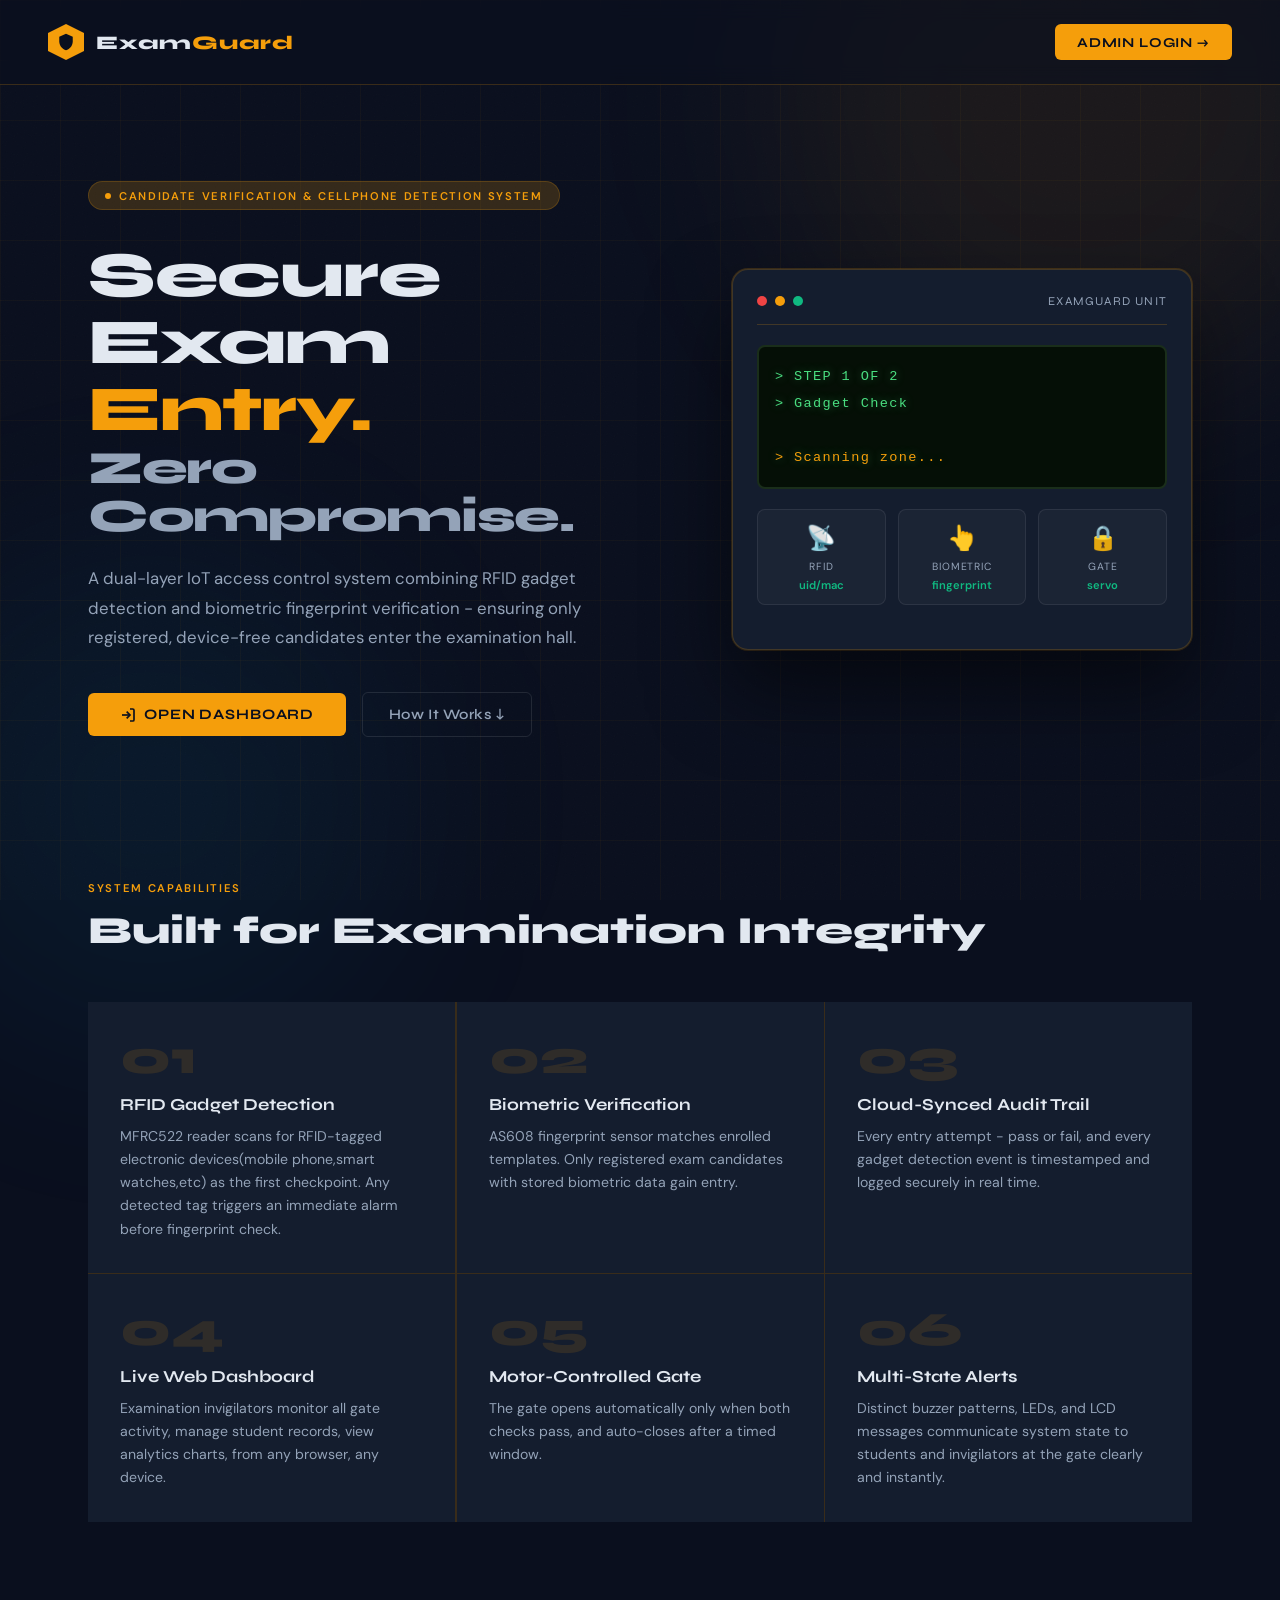
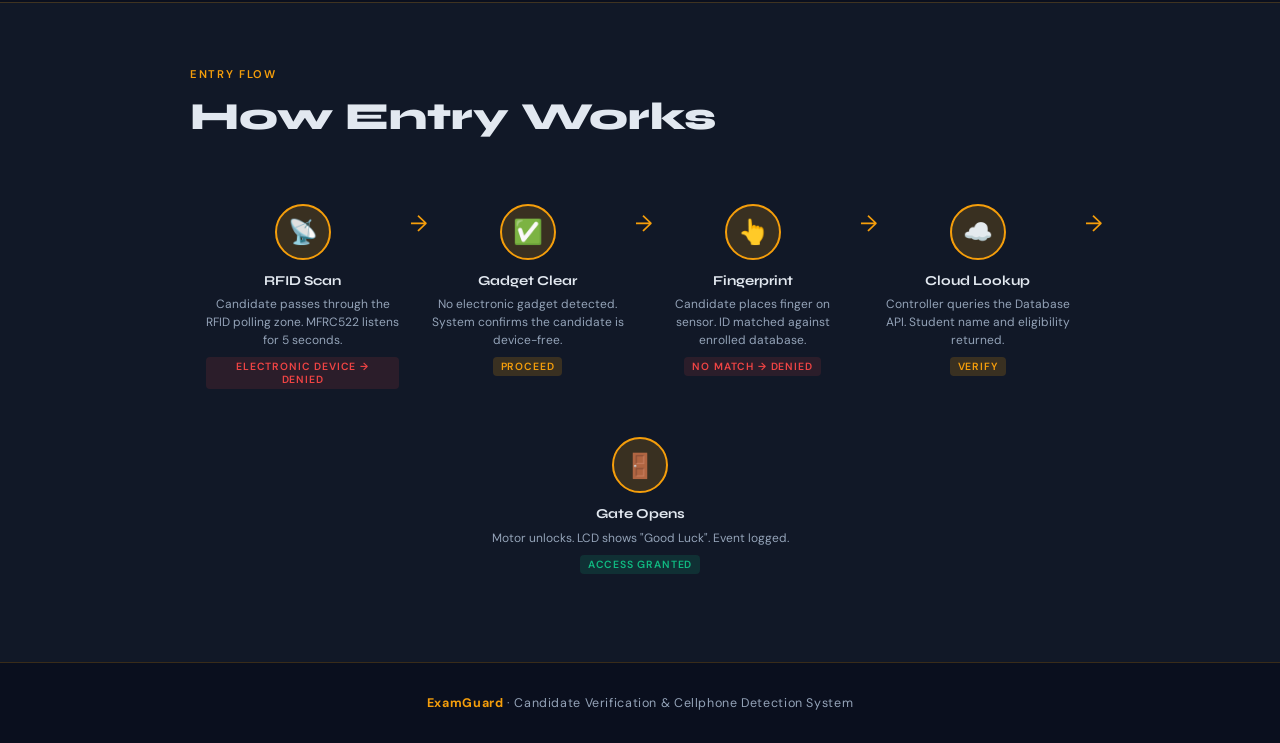
<file: index.html>
<!DOCTYPE html>
<html lang="en">
<head>
<meta charset="UTF-8"/>
<meta name="viewport" content="width=device-width, initial-scale=1.0"/>
<title>Exam Guard</title>
<link rel="preconnect" href="https://fonts.googleapis.com"/>
<link href="https://fonts.googleapis.com/css2?family=Syne:wght@400;600;700;800&family=DM+Sans:ital,wght@0,300;0,400;0,500;1,300&display=swap" rel="stylesheet"/>
<link rel="stylesheet" href="css/index_style.css">
</head>
<body>
<div class="grid-bg"></div>
<div class="glow-orb a"></div>
<div class="glow-orb b"></div>
<div class="page">

<!-- ── NAVBAR ─────────────────────────────────────────────────────────── -->
<nav>
  <div class="nav-brand">
    <div class="nav-logo">
      <svg viewBox="0 0 24 24"><path d="M12 1L3 5v6c0 5.55 3.84 10.74 9 12 5.16-1.26 9-6.45 9-12V5l-9-4z"/></svg>
    </div>
    <span class="nav-brand-text">Exam<span>Guard</span></span>

  </div>
  <div class="nav-right">
    <a href="login.html" class="btn-login">Admin Login →</a>
  </div>
</nav>

<!-- ── HERO ───────────────────────────────────────────────────────────── -->
<section class="hero">
  <div class="hero-left">
    <div class="hero-tag">Candidate Verification & Cellphone Detection System</div>
    <h1 class="fade-in">
      Secure Exam<br/>
      <span class="accent">Entry.</span>
      <span class="line2">Zero Compromise.</span>
    </h1>
    <p class="hero-desc fade-in">
      A dual-layer IoT access control system combining RFID gadget detection
      and biometric fingerprint verification - ensuring only registered,
      device-free candidates enter the examination hall.
    </p>
    <div class="hero-actions fade-in">
      <a href="login.html" class="btn-primary">
        <svg width="16" height="16" viewBox="0 0 24 24" fill="none" stroke="currentColor" stroke-width="2.5"><path d="M15 3h4a2 2 0 0 1 2 2v14a2 2 0 0 1-2 2h-4"/><polyline points="10 17 15 12 10 7"/><line x1="15" y1="12" x2="3" y2="12"/></svg>
        Open Dashboard
      </a>
      <a href="#how-it-works" class="btn-secondary">How It Works ↓</a>
    </div>
  </div>

  <!-- Device mockup -->
  <div class="hero-right">
    <div class="device-frame">
      <div class="device-topbar">
        <div class="dot r"></div><div class="dot y"></div><div class="dot g"></div>
        <span class="device-topbar-title">ExamGuard Unit</span>
      </div>

      <div class="lcd-screen" id="lcd">
        &gt; === ExamGuard ===<br/>
        &gt; Entry System Ready<br/>
        &gt; Scan area for<br/>
        &gt; gadgets...<span class="blink">█</span>
      </div>

      <div class="sensor-row">
        <div class="sensor-card">
          <div class="s-icon">📡</div>
          <div class="s-label">RFID</div>
          <div class="s-status">uid/mac</div>
        </div>
        <div class="sensor-card">
          <div class="s-icon">👆</div>
          <div class="s-label">Biometric</div>
          <div class="s-status">fingerprint</div>
        </div>
        <div class="sensor-card">
          <div class="s-icon">🔒</div>
          <div class="s-label">Gate</div>
          <div class="s-status">servo</div>
        </div>
      </div>
    </div>
  </div>
</section>

<!-- ── FEATURES ─────────────────────────────────────────────────────────── -->
<div class="section" id="features">
  <span class="section-tag">System Capabilities</span>
  <h2 class="section-title">Built for Examination Integrity</h2>
  <div class="features-grid">
    <div class="feature-card">
      <div class="feat-num">01</div>
      <div class="feat-title">RFID Gadget Detection</div>
      <p class="feat-desc">MFRC522 reader scans for RFID-tagged electronic devices(mobile phone,smart watches,etc) as the first checkpoint. Any detected tag triggers an immediate alarm before fingerprint check.</p>
    </div>
    <div class="feature-card">
      <div class="feat-num">02</div>
      <div class="feat-title">Biometric Verification</div>
      <p class="feat-desc">AS608 fingerprint sensor matches enrolled templates. Only registered exam candidates with stored biometric data gain entry.</p>
    </div>
    <div class="feature-card">
      <div class="feat-num">03</div>
      <div class="feat-title">Cloud-Synced Audit Trail</div>
      <p class="feat-desc">Every entry attempt - pass or fail, and every gadget detection event is timestamped and logged securely in real time.</p>
    </div>
    <div class="feature-card">
      <div class="feat-num">04</div>
      <div class="feat-title">Live Web Dashboard</div>
      <p class="feat-desc">Examination invigilators monitor all gate activity, manage student records, view analytics charts, from any browser, any device.</p>
    </div>
    <div class="feature-card">
      <div class="feat-num">05</div>
      <div class="feat-title">Motor-Controlled Gate</div>
      <p class="feat-desc">The gate opens automatically only when both checks pass, and auto-closes after a timed window.</p>
    </div>
    <div class="feature-card">
      <div class="feat-num">06</div>
      <div class="feat-title">Multi-State Alerts</div>
      <p class="feat-desc">Distinct buzzer patterns, LEDs, and LCD messages communicate system state to students and invigilators at the gate clearly and instantly.</p>
    </div>
  </div>
</div>

<!-- ── HOW IT WORKS ──────────────────────────────────────────────────────── -->
<div class="flow-section" id="how-it-works">
  <div class="flow-inner">
    <span class="section-tag">Entry Flow</span>
    <h2 class="section-title" style="margin-bottom:2.5rem;">How Entry Works</h2>
    <div class="flow-steps">
      <div class="flow-step">
        <div class="step-circle">📡</div>
        <div class="step-title">RFID Scan</div>
        <div class="step-desc">Candidate passes through the RFID polling zone. MFRC522 listens for 5 seconds.</div>
        <span class="step-outcome fail">Electronic Device → DENIED</span>
      </div>
      <div class="flow-step">
        <div class="step-circle">✅</div>
        <div class="step-title">Gadget Clear</div>
        <div class="step-desc">No electronic gadget detected. System confirms the candidate is device-free.</div>
        <span class="step-outcome neutral">Proceed</span>
      </div>
      <div class="flow-step">
        <div class="step-circle">👆</div>
        <div class="step-title">Fingerprint</div>
        <div class="step-desc">Candidate places finger on sensor. ID matched against enrolled database.</div>
        <span class="step-outcome fail">No Match → DENIED</span>
      </div>
      <div class="flow-step">
        <div class="step-circle">☁️</div>
        <div class="step-title">Cloud Lookup</div>
        <div class="step-desc">Controller queries the Database API. Student name and eligibility returned.</div>
        <span class="step-outcome neutral">Verify</span>
      </div>
      <div class="flow-step">
        <div class="step-circle">🚪</div>
        <div class="step-title">Gate Opens</div>
        <div class="step-desc">Motor unlocks. LCD shows "Good Luck". Event logged.</div>
        <span class="step-outcome pass">ACCESS GRANTED</span>
      </div>
    </div>
  </div>
</div>

<!-- ── FOOTER ────────────────────────────────────────────────────────────── -->
<footer>
  <strong>ExamGuard</strong> · Candidate Verification &amp; Cellphone Detection System 
</footer>

</div><!-- .page -->

<script>
// LCD animation cycling through states
const lcdStates = [
  ["> === ExamGuard ===","> Entry System","> Scan area for","> gadgets...<span class='blink'>█</span>"],
  ["> STEP 1 OF 2","> Gadget Check","","<span style='color:#f59e0b'>> Scanning zone...</span>"],
  ["> Gadget Check:",">   CLEAR  OK","","<span style='color:#10b981'>> Proceed...</span>"],
  ["> STEP 2 OF 2","> Biometric Check","> Place finger on","> sensor now...<span class='blink'>█</span>"],
  ["> Fingerprint OK","><span style='color:#10b981'>  VERIFIED</span>","","> Opening gate..."],
  ["<span style='color:#10b981'>> ACCESS GRANTED</span>","> Welcome, Tinashe","","<span style='color:#10b981'>> Good Luck! :)</span>"],
];
let lcdIdx = 0;
const lcdEl = document.getElementById('lcd');
setInterval(() => {
  lcdIdx = (lcdIdx + 1) % lcdStates.length;
  lcdEl.innerHTML = lcdStates[lcdIdx].join('<br/>');
}, 2500);
</script>
</body>
</html>
</file>
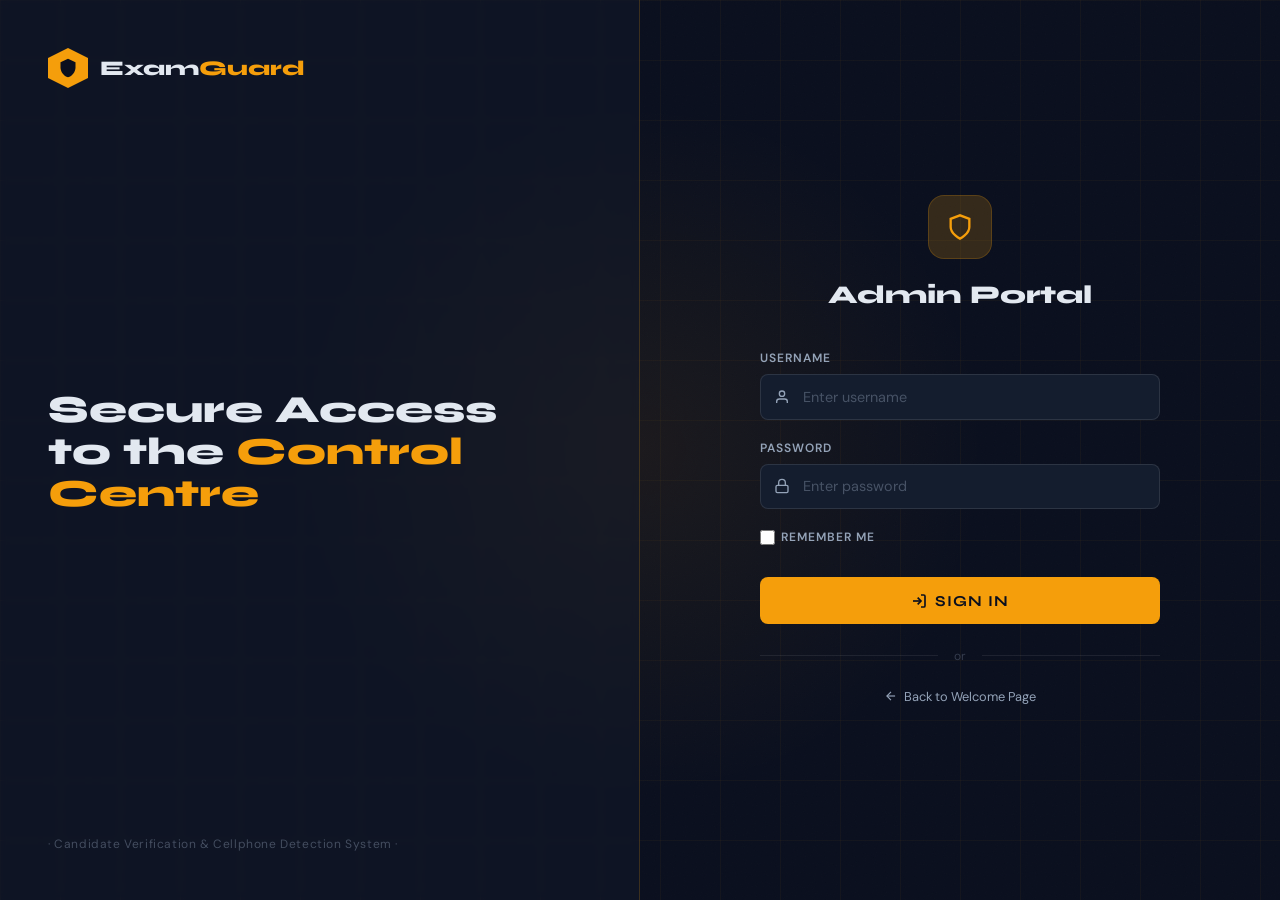
<file: login.html>
<!DOCTYPE html>
<html lang="en">
<head>
<meta charset="UTF-8"/>
<meta name="viewport" content="width=device-width, initial-scale=1.0"/>
<title>ExamGuard - Admin Login</title>
<link rel="preconnect" href="https://fonts.googleapis.com"/>
<link href="https://fonts.googleapis.com/css2?family=Syne:wght@400;600;700;800&family=DM+Sans:ital,wght@0,300;0,400;0,500;1,300&display=swap" rel="stylesheet"/>
<link rel="stylesheet" href="css/login_style.css">
</head>
<body>
<div class="grid-bg"></div>
<div class="glow-center"></div>

<div class="page">

  <!-- LEFT PANEL -->
  <div class="left-panel">
    <a href="index.html" class="brand">
      <div class="brand-logo">
        <svg viewBox="0 0 24 24"><path d="M12 1L3 5v6c0 5.55 3.84 10.74 9 12 5.16-1.26 9-6.45 9-12V5l-9-4z"/></svg>
      </div>
      <span class="brand-name">Exam<span>Guard</span></span>
    </a>

    <div class="left-content">
      <h2>Secure Access<br/>to the <span class="accent">Control Centre</span></h2>
    </div>

    <div class="left-footer">· Candidate Verification & Cellphone Detection System ·</div>
  </div>

  <!-- RIGHT PANEL -->
  <div class="right-panel">
    <div class="login-card">
      <div class="login-header">
        <div class="shield-icon">
          <svg width="28" height="28" viewBox="0 0 24 24" fill="none" stroke="#f59e0b" stroke-width="2">
            <path d="M12 22s8-4 8-10V5l-8-3-8 3v7c0 6 8 10 8 10z"/>
          </svg>
        </div>
        <h1>Admin Portal</h1>
        <p></p>
      </div>

      <!-- Status messages -->
      <div class="msg error" id="msgError">
        <svg width="16" height="16" viewBox="0 0 24 24" fill="none" stroke="currentColor" stroke-width="2"><circle cx="12" cy="12" r="10"/><line x1="12" y1="8" x2="12" y2="12"/><line x1="12" y1="16" x2="12.01" y2="16"/></svg>
        <span id="msgErrorText">Invalid credentials.</span>
      </div>
      <div class="msg loading" id="msgLoading">
        <div class="spinner"></div>
        <span>Verifying credentials…</span>
      </div>
      <div class="msg success" id="msgSuccess">
        <svg width="16" height="16" viewBox="0 0 24 24" fill="none" stroke="currentColor" stroke-width="2"><polyline points="20 6 9 17 4 12"/></svg>
        <span>Login successful! Redirecting…</span>
      </div>

      <!-- FORM - uses div not form tag per UI requirements -->
      <div>
        <div class="form-group">
          <label for="username">Username</label>
          <div class="input-wrap">
            <svg viewBox="0 0 24 24" fill="none" stroke="currentColor" stroke-width="2"><path d="M20 21v-2a4 4 0 0 0-4-4H8a4 4 0 0 0-4 4v2"/><circle cx="12" cy="7" r="4"/></svg>
            <input type="text" id="username" placeholder="Enter username" autocomplete="username"/>
          </div>
        </div>

        <div class="form-group">
          <label for="password">Password</label>
          <div class="input-wrap">
            <svg viewBox="0 0 24 24" fill="none" stroke="currentColor" stroke-width="2"><rect x="3" y="11" width="18" height="11" rx="2" ry="2"/><path d="M7 11V7a5 5 0 0 1 10 0v4"/></svg>
            <input type="password" id="password" placeholder="Enter password" autocomplete="current-password"/>
          </div>
        </div>

        <div class="form-options">
          <label class="remember">
            <input type="checkbox" id="rememberMe"/> Remember me
          </label>
        </div>

        <button class="btn-submit" id="btnLogin" onclick="handleLogin()">
          <svg width="16" height="16" viewBox="0 0 24 24" fill="none" stroke="currentColor" stroke-width="2.5"><path d="M15 3h4a2 2 0 0 1 2 2v14a2 2 0 0 1-2 2h-4"/><polyline points="10 17 15 12 10 7"/><line x1="15" y1="12" x2="3" y2="12"/></svg>
          Sign In
        </button>
      </div>

      <div class="divider">or</div>

      <a href="index.html" class="back-link">
        <svg width="14" height="14" viewBox="0 0 24 24" fill="none" stroke="currentColor" stroke-width="2"><line x1="19" y1="12" x2="5" y2="12"/><polyline points="12 19 5 12 12 5"/></svg>
        Back to Welcome Page
      </a>
    </div>
  </div>

</div><!-- .page -->

<script src="js/login_js.js"></script>
</body>
</html>
</file>
<file: css/index_style.css>
/* ═══════════════════════════════════════════════════════════════════════
   EXAMGUARD - WELCOME PAGE
   Aesthetic: Industrial-precision · Deep navy + electric amber · Geometric
═══════════════════════════════════════════════════════════════════════ */
:root {
  --navy: #0a0f1e;
  --navy-mid: #111827;
  --navy-card: #141d2e;
  --amber: #f59e0b;
  --amber-dim: #d97706;
  --amber-glow: rgba(245, 158, 11, 0.18);
  --teal: #0ea5e9;
  --green: #10b981;
  --red: #ef4444;
  --text: #e2e8f0;
  --text-dim: #94a3b8;
  --border: rgba(245, 158, 11, 0.2);
  --font-head: "Syne", sans-serif;
  --font-body: "DM Sans", sans-serif;
}
* {
  margin: 0;
  padding: 0;
  box-sizing: border-box;
}
html,
body {
  height: 100%;
  background: var(--navy);
  color: var(--text);
  font-family: var(--font-body);
}

/* ── NOISE OVERLAY ───────────────────────────────────────────────────── */
body::before {
  content: "";
  position: fixed;
  inset: 0;
  background-image: url("data:image/svg+xml,%3Csvg xmlns='http://www.w3.org/2000/svg' width='300' height='300'%3E%3Cfilter id='n'%3E%3CfeTurbulence type='fractalNoise' baseFrequency='0.9' numOctaves='4' stitchTiles='stitch'/%3E%3C/filter%3E%3Crect width='300' height='300' filter='url(%23n)' opacity='0.04'/%3E%3C/svg%3E");
  pointer-events: none;
  z-index: 0;
  opacity: 0.5;
}

/* ── GRID LINES ──────────────────────────────────────────────────────── */
.grid-bg {
  position: fixed;
  inset: 0;
  background-image:
    linear-gradient(rgba(245, 158, 11, 0.04) 1px, transparent 1px),
    linear-gradient(90deg, rgba(245, 158, 11, 0.04) 1px, transparent 1px);
  background-size: 60px 60px;
  pointer-events: none;
  z-index: 0;
}

/* ── AMBIENT GLOW ────────────────────────────────────────────────────── */
.glow-orb {
  position: fixed;
  border-radius: 50%;
  pointer-events: none;
  filter: blur(100px);
}
.glow-orb.a {
  width: 600px;
  height: 600px;
  background: rgba(245, 158, 11, 0.07);
  top: -200px;
  right: -100px;
}
.glow-orb.b {
  width: 500px;
  height: 500px;
  background: rgba(14, 165, 233, 0.06);
  bottom: -150px;
  left: -100px;
}

/* ── MAIN LAYOUT ─────────────────────────────────────────────────────── */
.page {
  position: relative;
  z-index: 1;
  min-height: 100vh;
  display: flex;
  flex-direction: column;
}

/* ── NAV ─────────────────────────────────────────────────────────────── */
nav {
  display: flex;
  align-items: center;
  justify-content: space-between;
  padding: 1.5rem 3rem;
  border-bottom: 1px solid var(--border);
  backdrop-filter: blur(10px);
  background: rgba(10, 15, 30, 0.6);
  position: sticky;
  top: 0;
  z-index: 100;
}
.nav-brand {
  display: flex;
  align-items: center;
  gap: 0.75rem;
}
.nav-logo {
  width: 36px;
  height: 36px;
  background: var(--amber);
  clip-path: polygon(50% 0%, 100% 25%, 100% 75%, 50% 100%, 0% 75%, 0% 25%);
  display: grid;
  place-items: center;
  flex-shrink: 0;
}
.nav-logo svg {
  width: 18px;
  height: 18px;
  fill: var(--navy);
}
.nav-brand-text {
  font-family: var(--font-head);
  font-size: 1.2rem;
  font-weight: 800;
  letter-spacing: 0.05em;
}
.nav-brand-text span {
  color: var(--amber);
}
.nav-badge {
  font-size: 0.65rem;
  font-weight: 600;
  letter-spacing: 0.1em;
  text-transform: uppercase;
  background: var(--amber-glow);
  color: var(--amber);
  border: 1px solid var(--border);
  padding: 0.25rem 0.6rem;
  border-radius: 4px;
}
.nav-right {
  display: flex;
  align-items: center;
  gap: 1rem;
}
.btn-login {
  font-family: var(--font-head);
  font-size: 0.85rem;
  font-weight: 700;
  letter-spacing: 0.06em;
  text-transform: uppercase;
  text-decoration: none;
  background: var(--amber);
  color: var(--navy);
  padding: 0.6rem 1.4rem;
  border-radius: 6px;
  transition: all 0.2s;
}
.btn-login:hover {
  background: #fbbf24;
  transform: translateY(-1px);
  box-shadow: 0 8px 24px rgba(245, 158, 11, 0.3);
}

/* ── HERO ────────────────────────────────────────────────────────────── */
.hero {
  flex: 1;
  display: flex;
  align-items: center;
  padding: 6rem 3rem 4rem;
  max-width: 1200px;
  margin: 0 auto;
  width: 100%;
  gap: 4rem;
}
.hero-left {
  flex: 1;
}
.hero-tag {
  display: inline-flex;
  align-items: center;
  gap: 0.5rem;
  font-size: 0.7rem;
  font-weight: 600;
  letter-spacing: 0.15em;
  text-transform: uppercase;
  color: var(--amber);
  border: 1px solid var(--border);
  padding: 0.4rem 1rem;
  border-radius: 100px;
  margin-bottom: 2rem;
  background: var(--amber-glow);
}
.hero-tag::before {
  content: "";
  width: 6px;
  height: 6px;
  background: var(--amber);
  border-radius: 50%;
  animation: pulse 2s infinite;
}
@keyframes pulse {
  0%,
  100% {
    opacity: 1;
    transform: scale(1);
  }
  50% {
    opacity: 0.5;
    transform: scale(0.8);
  }
}

.hero h1 {
  font-family: var(--font-head);
  font-size: clamp(2.8rem, 5vw, 4.2rem);
  font-weight: 800;
  line-height: 1.05;
  letter-spacing: -0.02em;
  margin-bottom: 1.5rem;
}
.hero h1 .accent {
  color: var(--amber);
}
.hero h1 .line2 {
  display: block;
  color: var(--text-dim);
  font-size: 0.72em;
}

.hero-desc {
  font-size: 1.05rem;
  line-height: 1.75;
  color: var(--text-dim);
  max-width: 520px;
  margin-bottom: 2.5rem;
}

.hero-actions {
  display: flex;
  gap: 1rem;
  align-items: center;
  flex-wrap: wrap;
}
.btn-primary {
  font-family: var(--font-head);
  font-size: 0.9rem;
  font-weight: 700;
  letter-spacing: 0.06em;
  text-transform: uppercase;
  text-decoration: none;
  background: var(--amber);
  color: var(--navy);
  padding: 0.8rem 2rem;
  border-radius: 6px;
  transition: all 0.25s;
  display: inline-flex;
  align-items: center;
  gap: 0.5rem;
}
.btn-primary:hover {
  background: #fbbf24;
  transform: translateY(-2px);
  box-shadow: 0 12px 32px rgba(245, 158, 11, 0.35);
}
.btn-secondary {
  font-family: var(--font-head);
  font-size: 0.9rem;
  font-weight: 600;
  letter-spacing: 0.04em;
  text-decoration: none;
  color: var(--text-dim);
  padding: 0.8rem 1.6rem;
  border-radius: 6px;
  border: 1px solid rgba(255, 255, 255, 0.1);
  transition: all 0.25s;
}
.btn-secondary:hover {
  color: var(--text);
  border-color: rgba(255, 255, 255, 0.25);
  background: rgba(255, 255, 255, 0.04);
}

/* ── HERO RIGHT — DEVICE ILLUSTRATION ───────────────────────────────── */
.hero-right {
  flex: 1;
  max-width: 460px;
  position: relative;
}
.device-frame {
  background: var(--navy-card);
  border: 1px solid var(--border);
  border-radius: 16px;
  padding: 1.5rem;
  position: relative;
  box-shadow:
    0 40px 80px rgba(0, 0, 0, 0.5),
    0 0 0 1px var(--border);
  animation: float 4s ease-in-out infinite;
}
@keyframes float {
  0%,
  100% {
    transform: translateY(0);
  }
  50% {
    transform: translateY(-10px);
  }
}
.device-topbar {
  display: flex;
  align-items: center;
  gap: 0.5rem;
  margin-bottom: 1.25rem;
  padding-bottom: 1rem;
  border-bottom: 1px solid var(--border);
}
.dot {
  width: 10px;
  height: 10px;
  border-radius: 50%;
}
.dot.r {
  background: #ef4444;
}
.dot.y {
  background: #f59e0b;
}
.dot.g {
  background: #10b981;
}
.device-topbar-title {
  font-family: var(--font-head);
  font-size: 0.75rem;
  color: var(--text-dim);
  letter-spacing: 0.1em;
  text-transform: uppercase;
  margin-left: auto;
}

.lcd-screen {
  background: #050f06;
  border: 2px solid #1a2e1a;
  border-radius: 8px;
  padding: 1rem;
  font-family: "Courier New", monospace;
  font-size: 0.85rem;
  color: #4ade80;
  letter-spacing: 0.1em;
  line-height: 2;
  margin-bottom: 1.25rem;
  min-height: 80px;
  text-shadow: 0 0 10px rgba(74, 222, 128, 0.4);
}
.lcd-screen .blink {
  animation: blink 1s step-end infinite;
}
@keyframes blink {
  0%,
  100% {
    opacity: 1;
  }
  50% {
    opacity: 0;
  }
}

.sensor-row {
  display: flex;
  gap: 0.75rem;
  margin-bottom: 1.25rem;
}
.sensor-card {
  flex: 1;
  background: rgba(255, 255, 255, 0.03);
  border: 1px solid rgba(255, 255, 255, 0.08);
  border-radius: 8px;
  padding: 0.75rem;
  text-align: center;
}
.sensor-card .s-icon {
  font-size: 1.5rem;
  margin-bottom: 0.4rem;
}
.sensor-card .s-label {
  font-size: 0.65rem;
  letter-spacing: 0.08em;
  text-transform: uppercase;
  color: var(--text-dim);
}
.sensor-card .s-status {
  font-size: 0.7rem;
  font-weight: 600;
  margin-top: 0.3rem;
  color: var(--green);
}

.status-bar {
  display: flex;
  align-items: center;
  gap: 0.5rem;
  background: rgba(16, 185, 129, 0.08);
  border: 1px solid rgba(16, 185, 129, 0.2);
  border-radius: 6px;
  padding: 0.6rem 0.9rem;
}
.status-dot {
  width: 8px;
  height: 8px;
  border-radius: 50%;
  background: var(--green);
  box-shadow: 0 0 8px var(--green);
  animation: pulse 1.5s infinite;
}
.status-text {
  font-size: 0.75rem;
  color: var(--green);
  font-weight: 500;
  letter-spacing: 0.05em;
}

/* ── STATS STRIP ─────────────────────────────────────────────────────── */
.stats-strip {
  display: flex;
  gap: 2px;
  background: var(--border);
  border-top: 1px solid var(--border);
  border-bottom: 1px solid var(--border);
}
.stat-cell {
  flex: 1;
  padding: 1.5rem;
  background: var(--navy-mid);
  text-align: center;
}
.stat-cell:hover {
  background: rgba(245, 158, 11, 0.04);
}
.stat-number {
  font-family: var(--font-head);
  font-size: 2rem;
  font-weight: 800;
  color: var(--amber);
  display: block;
  line-height: 1;
  margin-bottom: 0.4rem;
}
.stat-label {
  font-size: 0.7rem;
  letter-spacing: 0.12em;
  text-transform: uppercase;
  color: var(--text-dim);
}

/* ── FEATURES SECTION ────────────────────────────────────────────────── */
.section {
  padding: 5rem 3rem;
  max-width: 1200px;
  margin: 0 auto;
  width: 100%;
}
.section-tag {
  font-size: 0.7rem;
  font-weight: 600;
  letter-spacing: 0.15em;
  text-transform: uppercase;
  color: var(--amber);
  margin-bottom: 0.75rem;
  display: block;
}
.section-title {
  font-family: var(--font-head);
  font-size: clamp(1.8rem, 3vw, 2.5rem);
  font-weight: 800;
  margin-bottom: 3rem;
}
.features-grid {
  display: grid;
  grid-template-columns: repeat(auto-fit, minmax(280px, 1fr));
  gap: 1.5px;
  background: var(--border);
}
.feature-card {
  background: var(--navy-card);
  padding: 2rem;
  position: relative;
  overflow: hidden;
  transition: background 0.2s;
}
.feature-card:hover {
  background: #161f32;
}
.feature-card::before {
  content: "";
  position: absolute;
  top: 0;
  left: 0;
  right: 0;
  height: 2px;
  background: linear-gradient(90deg, transparent, var(--amber), transparent);
  opacity: 0;
  transition: opacity 0.3s;
}
.feature-card:hover::before {
  opacity: 1;
}
.feat-num {
  font-family: var(--font-head);
  font-size: 3rem;
  font-weight: 800;
  color: rgba(245, 158, 11, 0.12);
  line-height: 1;
  margin-bottom: 0.75rem;
}
.feat-title {
  font-family: var(--font-head);
  font-size: 1.05rem;
  font-weight: 700;
  margin-bottom: 0.6rem;
}
.feat-desc {
  font-size: 0.88rem;
  line-height: 1.65;
  color: var(--text-dim);
}

/* ── FLOW SECTION ────────────────────────────────────────────────────── */
.flow-section {
  padding: 4rem 3rem;
  background: var(--navy-mid);
  border-top: 1px solid var(--border);
}
.flow-inner {
  max-width: 900px;
  margin: 0 auto;
}
.flow-steps {
  display: flex;
  align-items: flex-start;
  gap: 0;
  position: relative;
  flex-wrap: wrap;
}
.flow-step {
  flex: 1;
  min-width: 200px;
  text-align: center;
  position: relative;
  padding: 1.5rem 1rem;
}
.flow-step:not(:last-child)::after {
  content: "→";
  position: absolute;
  right: -12px;
  top: 1.8rem;
  font-size: 1.4rem;
  color: var(--amber);
  z-index: 1;
}
.step-circle {
  width: 56px;
  height: 56px;
  border-radius: 50%;
  border: 2px solid var(--amber);
  background: var(--amber-glow);
  display: flex;
  align-items: center;
  justify-content: center;
  margin: 0 auto 0.75rem;
  font-size: 1.5rem;
}
.step-title {
  font-family: var(--font-head);
  font-size: 0.85rem;
  font-weight: 700;
  margin-bottom: 0.4rem;
}
.step-desc {
  font-size: 0.75rem;
  color: var(--text-dim);
  line-height: 1.5;
}
.step-outcome {
  display: inline-block;
  margin-top: 0.5rem;
  font-size: 0.65rem;
  font-weight: 600;
  letter-spacing: 0.08em;
  text-transform: uppercase;
  padding: 0.2rem 0.5rem;
  border-radius: 4px;
}
.step-outcome.pass {
  background: rgba(16, 185, 129, 0.15);
  color: var(--green);
}
.step-outcome.fail {
  background: rgba(239, 68, 68, 0.12);
  color: var(--red);
}
.step-outcome.neutral {
  background: var(--amber-glow);
  color: var(--amber);
}

/* ── TECH STACK ──────────────────────────────────────────────────────── */
.tech-section {
  padding: 4rem 3rem;
  max-width: 1200px;
  margin: 0 auto;
  width: 100%;
}
.tech-grid {
  display: grid;
  grid-template-columns: repeat(auto-fill, minmax(160px, 1fr));
  gap: 1rem;
}
.tech-pill {
  display: flex;
  align-items: center;
  gap: 0.6rem;
  background: var(--navy-card);
  border: 1px solid var(--border);
  border-radius: 8px;
  padding: 0.75rem 1rem;
  font-size: 0.8rem;
  font-weight: 500;
  color: var(--text-dim);
  transition:
    border-color 0.2s,
    color 0.2s;
}
.tech-pill:hover {
  border-color: var(--amber);
  color: var(--text);
}
.tech-pill .t-dot {
  width: 8px;
  height: 8px;
  border-radius: 50%;
  flex-shrink: 0;
}

/* ── FOOTER ──────────────────────────────────────────────────────────── */
footer {
  text-align: center;
  padding: 2rem;
  border-top: 1px solid var(--border);
  font-size: 0.78rem;
  color: var(--text-dim);
  letter-spacing: 0.05em;
}
footer strong {
  color: var(--amber);
}

/* ── ANIMATIONS ──────────────────────────────────────────────────────── */
.fade-in {
  opacity: 0;
  transform: translateY(20px);
  animation: fadeIn 0.6s forwards;
}
.fade-in:nth-child(2) {
  animation-delay: 0.1s;
}
.fade-in:nth-child(3) {
  animation-delay: 0.2s;
}
@keyframes fadeIn {
  to {
    opacity: 1;
    transform: translateY(0);
  }
}
</file>
<file: css/login_style.css>
:root{
  --navy:      #0a0f1e;
  --navy-mid:  #111827;
  --navy-card: #141d2e;
  --amber:     #f59e0b;
  --amber-dim: #d97706;
  --amber-glow:rgba(245,158,11,.18);
  --teal:      #0ea5e9;
  --green:     #10b981;
  --red:       #ef4444;
  --text:      #e2e8f0;
  --text-dim:  #94a3b8;
  --border:    rgba(245,158,11,.2);
  --font-head: 'Syne', sans-serif;
  --font-body: 'DM Sans', sans-serif;
}
*{margin:0;padding:0;box-sizing:border-box;}
html,body{height:100%;background:var(--navy);color:var(--text);font-family:var(--font-body);}

body::before{
  content:'';position:fixed;inset:0;
  background-image:url("data:image/svg+xml,%3Csvg xmlns='http://www.w3.org/2000/svg' width='300' height='300'%3E%3Cfilter id='n'%3E%3CfeTurbulence type='fractalNoise' baseFrequency='0.9' numOctaves='4' stitchTiles='stitch'/%3E%3C/filter%3E%3Crect width='300' height='300' filter='url(%23n)' opacity='0.04'/%3E%3C/svg%3E");
  pointer-events:none;z-index:0;opacity:.5;
}
.grid-bg{
  position:fixed;inset:0;
  background-image:
    linear-gradient(rgba(245,158,11,.04) 1px, transparent 1px),
    linear-gradient(90deg, rgba(245,158,11,.04) 1px, transparent 1px);
  background-size:60px 60px;pointer-events:none;z-index:0;
}
.glow-center{
  position:fixed;width:700px;height:700px;
  background:radial-gradient(circle,rgba(245,158,11,.07) 0%,transparent 70%);
  top:50%;left:50%;transform:translate(-50%,-50%);
  pointer-events:none;z-index:0;
}

/* ── LAYOUT ───────────────────────────────────────────────────────────── */
.page{
  position:relative;z-index:1;min-height:100vh;
  display:grid;grid-template-columns:1fr 1fr;
}

/* ── LEFT PANEL ───────────────────────────────────────────────────────── */
.left-panel{
  display:flex;flex-direction:column;justify-content:space-between;
  padding:3rem;border-right:1px solid var(--border);
  background:rgba(20,29,46,.4);backdrop-filter:blur(4px);
}
.brand{display:flex;align-items:center;gap:.75rem;text-decoration:none;}
.brand-logo{
  width:40px;height:40px;background:var(--amber);
  clip-path:polygon(50% 0%,100% 25%,100% 75%,50% 100%,0% 75%,0% 25%);
  display:grid;place-items:center;flex-shrink:0;
}
.brand-logo svg{width:20px;height:20px;fill:var(--navy);}
.brand-name{font-family:var(--font-head);font-size:1.3rem;font-weight:800;color:var(--text);}
.brand-name span{color:var(--amber);}

.left-content{flex:1;display:flex;flex-direction:column;justify-content:center;padding:3rem 0;}
.left-content h2{
  font-family:var(--font-head);font-size:2.4rem;font-weight:800;
  line-height:1.1;margin-bottom:1.25rem;
}
.left-content h2 .accent{color:var(--amber);}
.left-content p{font-size:.95rem;line-height:1.7;color:var(--text-dim);max-width:380px;margin-bottom:2.5rem;}

.feature-list{display:flex;flex-direction:column;gap:.75rem;}
.feature-item{
  display:flex;align-items:center;gap:.75rem;
  font-size:.85rem;color:var(--text-dim);
}
.feature-item::before{
  content:'';width:6px;height:6px;border-radius:50%;
  background:var(--amber);flex-shrink:0;
}

.left-footer{font-size:.75rem;color:rgba(148,163,184,.4);letter-spacing:.05em;}

/* ── RIGHT PANEL (LOGIN FORM) ─────────────────────────────────────────── */
.right-panel{
  display:flex;flex-direction:column;align-items:center;justify-content:center;
  padding:3rem;
}
.login-card{
  width:100%;max-width:400px;
}
.login-header{text-align:center;margin-bottom:2.5rem;}
.login-header .shield-icon{
  width:64px;height:64px;border-radius:16px;
  background:var(--amber-glow);border:1px solid var(--border);
  display:grid;place-items:center;margin:0 auto 1.25rem;
}
.login-header h1{font-family:var(--font-head);font-size:1.6rem;font-weight:800;margin-bottom:.4rem;}
.login-header p{font-size:.85rem;color:var(--text-dim);}

/* FORM */
.form-group{margin-bottom:1.25rem;}
label{
  display:block;font-size:.75rem;font-weight:600;letter-spacing:.08em;
  text-transform:uppercase;color:var(--text-dim);margin-bottom:.5rem;
}
.input-wrap{position:relative;}
.input-wrap svg{
  position:absolute;left:.875rem;top:50%;transform:translateY(-50%);
  width:16px;height:16px;color:var(--text-dim);pointer-events:none;
}
input[type="text"],input[type="password"]{
  width:100%;background:var(--navy-card);
  border:1px solid rgba(255,255,255,.1);border-radius:8px;
  padding:.8rem .875rem .8rem 2.6rem;
  font-family:var(--font-body);font-size:.9rem;color:var(--text);
  outline:none;transition:border-color .2s,box-shadow .2s;
}
input:focus{
  border-color:var(--amber);
  box-shadow:0 0 0 3px var(--amber-glow);
}
input::placeholder{color:rgba(148,163,184,.4);}

.form-options{
  display:flex;align-items:center;justify-content:space-between;
  margin-bottom:1.5rem;font-size:.8rem;
}
.remember{display:flex;align-items:center;gap:.4rem;cursor:pointer;color:var(--text-dim);}
.remember input[type="checkbox"]{
  width:15px;height:15px;accent-color:var(--amber);cursor:pointer;
}

.btn-submit{
  width:100%;font-family:var(--font-head);font-size:.95rem;font-weight:700;
  letter-spacing:.06em;text-transform:uppercase;
  background:var(--amber);color:var(--navy);
  border:none;border-radius:8px;padding:.9rem;
  cursor:pointer;transition:all .25s;
  display:flex;align-items:center;justify-content:center;gap:.5rem;
}
.btn-submit:hover:not(:disabled){
  background:#fbbf24;transform:translateY(-1px);
  box-shadow:0 10px 28px rgba(245,158,11,.35);
}
.btn-submit:disabled{opacity:.6;cursor:not-allowed;transform:none;}

/* STATUS MESSAGES */
.msg{
  display:flex;align-items:center;gap:.6rem;
  padding:.75rem 1rem;border-radius:8px;
  font-size:.82rem;margin-bottom:1.25rem;
  display:none;
}
.msg.error{background:rgba(239,68,68,.1);border:1px solid rgba(239,68,68,.25);color:var(--red);}
.msg.success{background:rgba(16,185,129,.1);border:1px solid rgba(16,185,129,.25);color:var(--green);}
.msg.loading{background:rgba(245,158,11,.08);border:1px solid var(--border);color:var(--amber);}
.msg.show{display:flex;}

/* SPINNER */
.spinner{
  width:16px;height:16px;border:2px solid transparent;
  border-top-color:var(--amber);border-radius:50%;
  animation:spin .7s linear infinite;flex-shrink:0;
}
@keyframes spin{to{transform:rotate(360deg);}}

/* DIVIDER */
.divider{
  display:flex;align-items:center;gap:1rem;
  margin:1.5rem 0;color:rgba(148,163,184,.3);font-size:.75rem;
}
.divider::before,.divider::after{content:'';flex:1;height:1px;background:rgba(255,255,255,.08);}

/* BACK LINK */
.back-link{
  display:flex;align-items:center;justify-content:center;gap:.4rem;
  font-size:.8rem;color:var(--text-dim);text-decoration:none;
  transition:color .2s;
}
.back-link:hover{color:var(--text);}

/* RESPONSIVE */
@media(max-width:768px){
  .page{grid-template-columns:1fr;}
  .left-panel{display:none;}
  .right-panel{min-height:100vh;}
}
</file>
